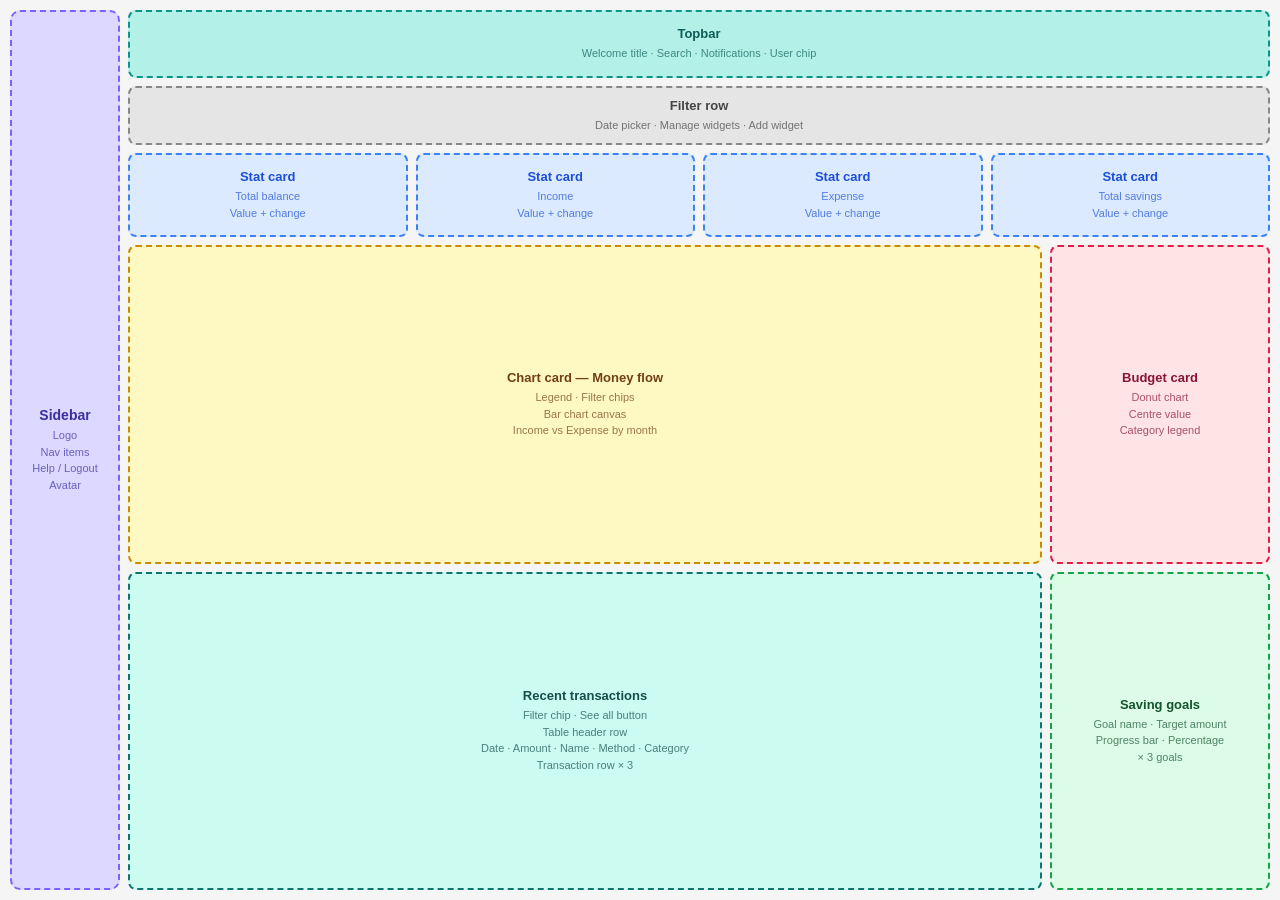
<file: test/index.html>
<!DOCTYPE html>
<html lang="en">
<head>
<meta charset="UTF-8">
<meta name="viewport" content="width=device-width, initial-scale=1.0">
<title>FinSet – Layout Wireframe</title>
<style>
  *, *::before, *::after { box-sizing: border-box; margin: 0; padding: 0; }

  body {
    font-family: sans-serif;
    background: #f5f5f5;
    display: flex;
    height: 100vh;
    overflow: hidden;
  }

  /* labels shared */
  .box {
    border-radius: 8px;
    display: flex;
    flex-direction: column;
    align-items: center;
    justify-content: center;
    text-align: center;
    padding: 10px;
  }
  .box-title {
    font-size: 13px;
    font-weight: 700;
    margin-bottom: 4px;
  }
  .box-sub {
    font-size: 11px;
    opacity: 0.7;
    line-height: 1.5;
  }

  /* ── SIDEBAR ── */
  .sidebar {
    width: 110px;
    flex-shrink: 0;
    background: #ddd8ff;
    border: 2px dashed #7b61ff;
    border-radius: 10px;
    margin: 10px 8px 10px 10px;
    display: flex;
    flex-direction: column;
    align-items: center;
    justify-content: center;
    text-align: center;
    padding: 12px 8px;
    color: #3a2fa0;
  }
  .sidebar .box-title { font-size: 14px; }
  .sidebar .box-sub   { font-size: 11px; }

  /* ── MAIN ── */
  .main {
    flex: 1;
    display: flex;
    flex-direction: column;
    gap: 8px;
    padding: 10px 10px 10px 0;
    overflow: hidden;
  }

  /* TOPBAR */
  .topbar {
    background: #b2f0e8;
    border: 2px dashed #0d9488;
    color: #0d5e58;
    border-radius: 8px;
    padding: 14px;
    flex-shrink: 0;
  }

  /* FILTER ROW */
  .filter-row {
    background: #e5e5e5;
    border: 2px dashed #888;
    color: #444;
    border-radius: 8px;
    padding: 10px;
    flex-shrink: 0;
  }

  /* STAT CARDS */
  .stat-grid {
    display: grid;
    grid-template-columns: repeat(4, 1fr);
    gap: 8px;
    flex-shrink: 0;
  }
  .stat-card {
    background: #dbeafe;
    border: 2px dashed #3b82f6;
    color: #1d4ed8;
    border-radius: 8px;
    padding: 14px 10px;
  }

  /* MID ROW */
  .mid-row {
    display: grid;
    grid-template-columns: 1fr 220px;
    gap: 8px;
    flex: 1;
    min-height: 0;
  }
  .chart-card {
    background: #fef9c3;
    border: 2px dashed #ca8a04;
    color: #713f12;
    border-radius: 8px;
    padding: 14px;
  }
  .budget-card {
    background: #ffe4e6;
    border: 2px dashed #e11d48;
    color: #881337;
    border-radius: 8px;
    padding: 14px;
  }

  /* BOTTOM ROW */
  .bottom-row {
    display: grid;
    grid-template-columns: 1fr 220px;
    gap: 8px;
    flex: 1;
    min-height: 0;
  }
  .transactions-card {
    background: #ccfbf1;
    border: 2px dashed #0f766e;
    color: #134e4a;
    border-radius: 8px;
    padding: 14px;
  }
  .goals-card {
    background: #dcfce7;
    border: 2px dashed #16a34a;
    color: #14532d;
    border-radius: 8px;
    padding: 14px;
  }
</style>
</head>
<body>

  <!-- SIDEBAR -->
  <div class="sidebar box">
    <div class="box-title">Sidebar</div>
    <div class="box-sub">
      Logo<br>
      Nav items<br>
      Help / Logout<br>
      Avatar
    </div>
  </div>

  <!-- MAIN AREA -->
  <div class="main">

    <!-- TOPBAR -->
    <div class="topbar box">
      <div class="box-title">Topbar</div>
      <div class="box-sub">Welcome title · Search · Notifications · User chip</div>
    </div>

    <!-- FILTER ROW -->
    <div class="filter-row box">
      <div class="box-title">Filter row</div>
      <div class="box-sub">Date picker · Manage widgets · Add widget</div>
    </div>

    <!-- STAT CARDS -->
    <div class="stat-grid">
      <div class="stat-card box">
        <div class="box-title">Stat card</div>
        <div class="box-sub">Total balance<br>Value + change</div>
      </div>
      <div class="stat-card box">
        <div class="box-title">Stat card</div>
        <div class="box-sub">Income<br>Value + change</div>
      </div>
      <div class="stat-card box">
        <div class="box-title">Stat card</div>
        <div class="box-sub">Expense<br>Value + change</div>
      </div>
      <div class="stat-card box">
        <div class="box-title">Stat card</div>
        <div class="box-sub">Total savings<br>Value + change</div>
      </div>
    </div>

    <!-- MID ROW -->
    <div class="mid-row">
      <div class="chart-card box">
        <div class="box-title">Chart card — Money flow</div>
        <div class="box-sub">Legend · Filter chips<br>Bar chart canvas<br>Income vs Expense by month</div>
      </div>
      <div class="budget-card box">
        <div class="box-title">Budget card</div>
        <div class="box-sub">Donut chart<br>Centre value<br>Category legend</div>
      </div>
    </div>

    <!-- BOTTOM ROW -->
    <div class="bottom-row">
      <div class="transactions-card box">
        <div class="box-title">Recent transactions</div>
        <div class="box-sub">Filter chip · See all button<br>Table header row<br>Date · Amount · Name · Method · Category<br>Transaction row × 3</div>
      </div>
      <div class="goals-card box">
        <div class="box-title">Saving goals</div>
        <div class="box-sub">Goal name · Target amount<br>Progress bar · Percentage<br>× 3 goals</div>
      </div>
    </div>

  </div><!-- /main -->

</body>
</html>
</file>
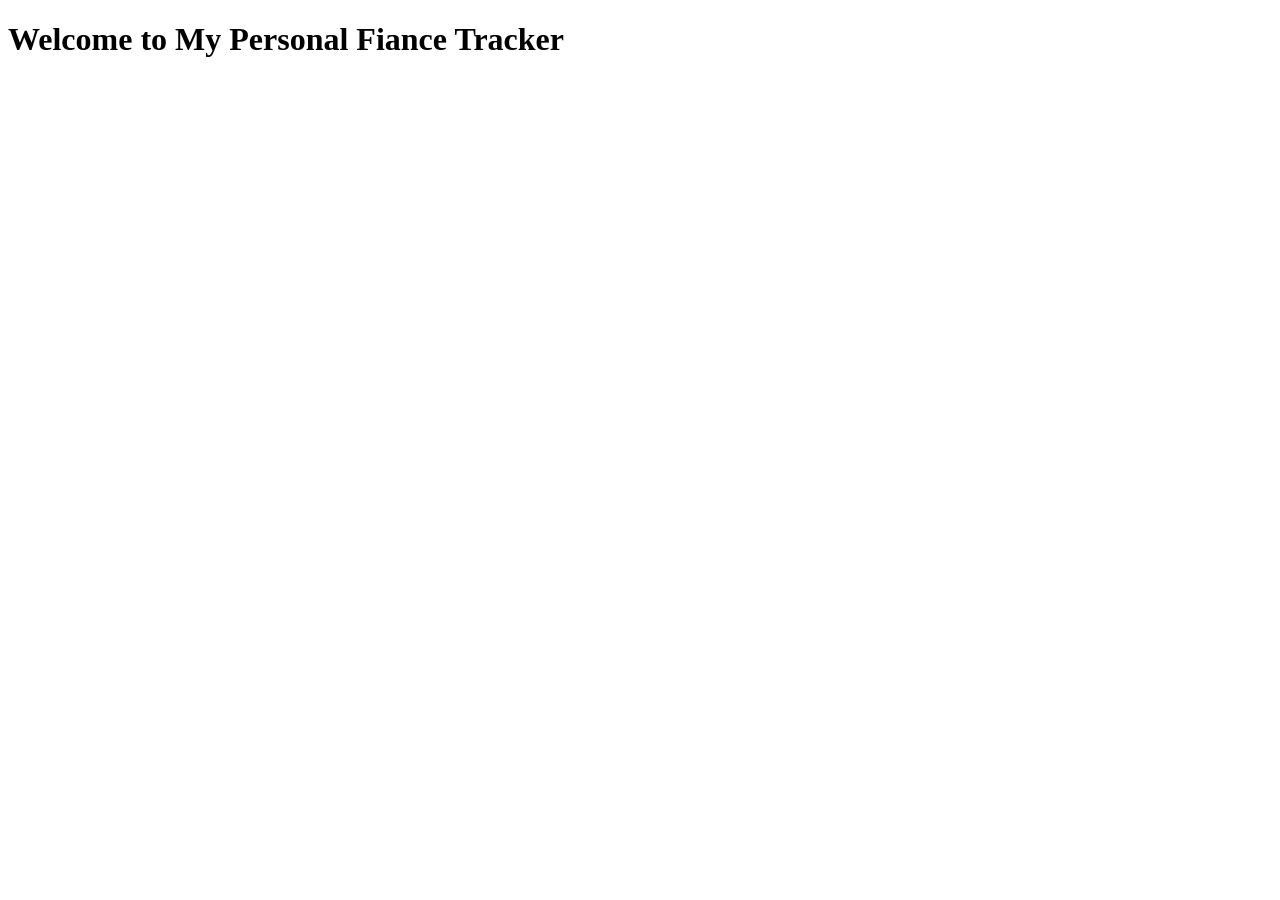
<file: index.html.html>
<!DOCTYPE html>
<html lang="en">
<head>
    <meta charset="UTF-8">
    <meta name="viewport" content="width=device-width, initial-scale=1.0">
    <title>Personal Finance Tracker</title>
</head>
<body>
    <h1>Welcome to My Personal Fiance Tracker</h1>
    
</body>
</html>
</file>
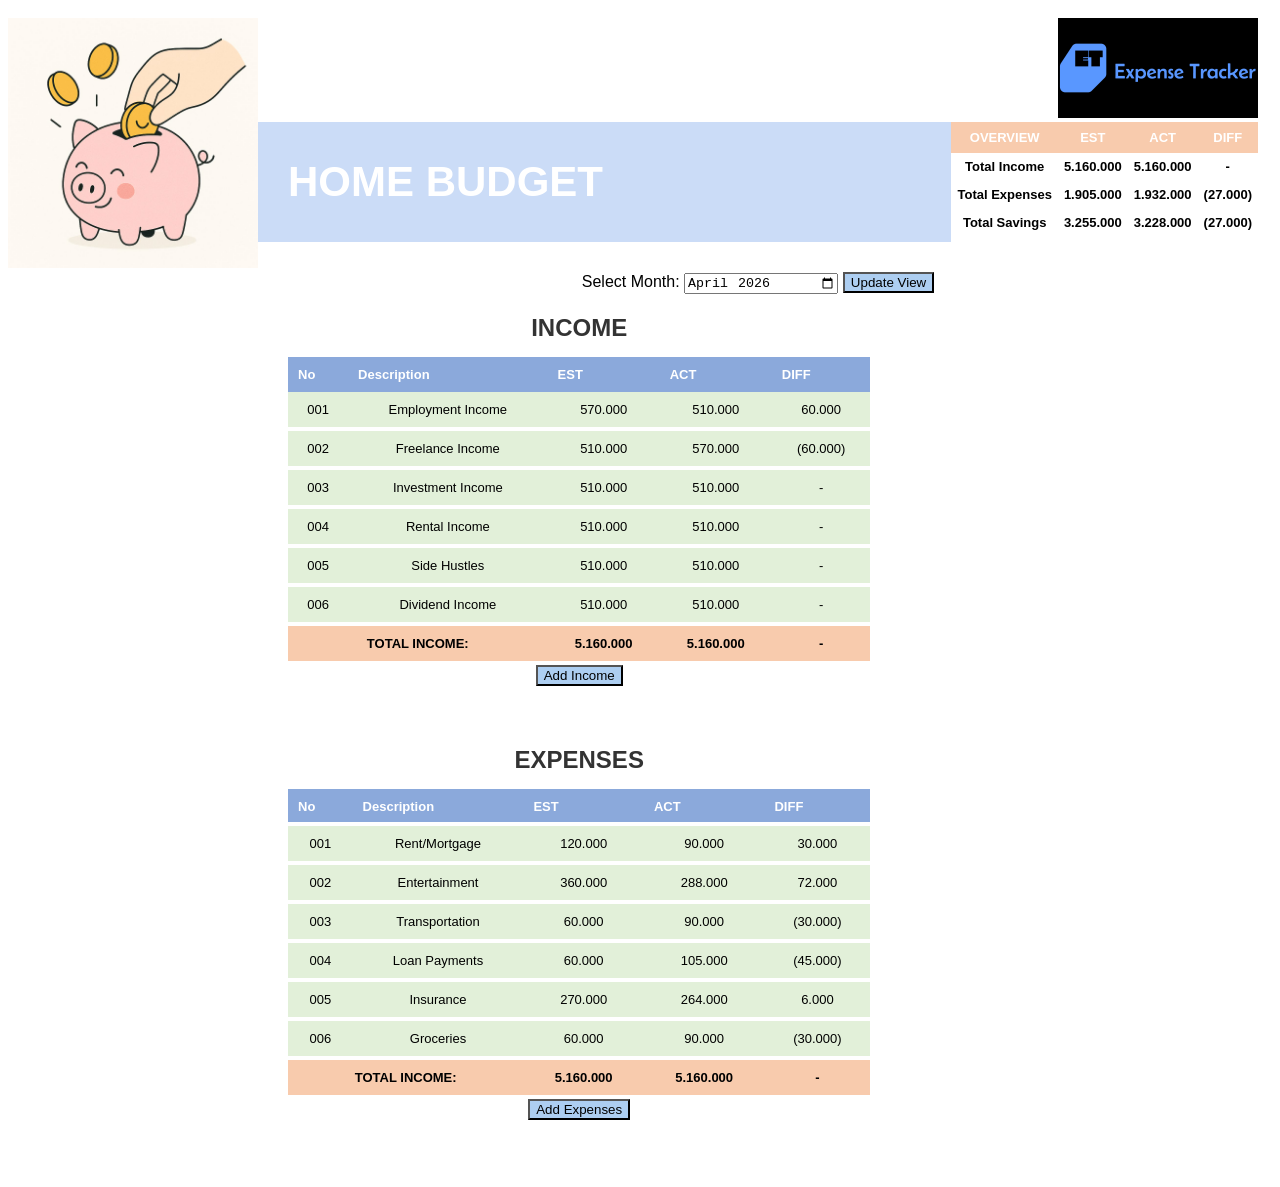
<file: assets/HOME.html>
<!DOCTYPE html>
<!-- saved from url=(0037)http://127.0.0.1:5500/pages/home.html -->
<html lang="en"><head><meta http-equiv="Content-Type" content="text/html; charset=UTF-8">
    
    <meta name="viewport" content="width=device-width, initial-scale=1.0">
    <title>HOME</title>
    <link rel="stylesheet" href="./HOME_files/home.css">
    </head><body><section id="HomeBudget">
       <div class="left">
        <img src="./HOME_files/b56387d5864cd9295681272ca840672d.jpg">
        </div>
        <div class="right">
        <div id="box"> <div class="logo">
            <img src="./HOME_files/high-resolution-color-logo.png" alt=""></div>

        </div>
        <div class="center">
        </div>
        <div class="dashboard">
            <!-- Top Header Section -->
            <header class="top-banner">
                <div class="title-box">HOME BUDGET</div>
                <div class="overview-box">
                    <table class="overview-table">
                        <thead>
                            <tr>
                                <th>OVERVIEW</th>
                                <th>EST</th>
                                <th>ACT</th>
                                <th>DIFF</th>
                            </tr>
                        </thead>
                         <tbody>
                            <tr><td>Total Income</td><td>5.160.000</td><td>5.160.000</td><td>-</td></tr>
                    <tr><td>Total Expenses</td><td>1.905.000</td><td>1.932.000</td><td>(27.000)</td></tr>
                    <tr class="savings-row"><td>Total Savings</td><td>3.255.000</td><td>3.228.000</td><td>(27.000)</td></tr>
                </tbody>
                </table>
                </div>
                </header>
<!-- 2. ADD THIS PART HERE (The Time Picker) -->
    <div class="period-picker-container">
        <label for="budget-period">Select Month:</label>
        <input type="month" id="budget-period" name="budget-period" value="2026-04">
        <button class="btn-update">Update View</button>
    </div>

                <!-- Income Section -->
                 <section class="budget-section">
                    <div class="table-container">
                        <h2>INCOME</h2>
                        <table class="main-table">
                            <thead>
                                <tr>
                                    <th>No</th>
                        <th>Description</th>
                        <th>EST</th>
                        <th>ACT</th>
                        <th>DIFF</th>
                    </tr>

                            </thead>
                            <tbody>
                            <tr><td>001</td><td>Employment Income</td><td>570.000</td><td>510.000</td><td>60.000</td></tr>
                    <tr><td>002</td><td>Freelance Income</td><td>510.000</td><td>570.000</td><td>(60.000)</td></tr>
                    <tr><td>003</td><td>Investment Income</td><td>510.000</td><td>510.000</td><td>-</td></tr>
                    <tr><td>004</td><td>Rental Income</td><td>510.000</td><td>510.000</td><td>-</td></tr>
                    <tr><td>005</td><td>Side Hustles</td><td>510.000</td><td>510.000</td><td>-</td></tr>
                    <tr><td>006</td><td>Dividend Income</td><td>510.000</td><td>510.000</td><td>-</td></tr>
                    <tr class="total-footer">
                        <td colspan="2">TOTAL INCOME:</td>
                        <td>5.160.000</td><td>5.160.000</td><td>-</td>
                    </tr>
                    </tbody>
                </table>
                <button>Add Income</button>
            </div> 
            <div class="chart-container">
                <canvas id="incomeChart"></canvas>
            </div>
        </section>

        <!-- Expenses Section -->
         <section class="budget-section">
            <div class="table-container">
                <h2>EXPENSES</h2>
                <table class="main-table">
                    <thead>
                        <tr>
                            <th>No</th>
                        <th>Description</th>
                        <th>EST</th>
                        <th>ACT</th>
                        <th>DIFF</th>
                        </tr>
                    </thead>
                    <tbody>
 <tr></tr><tr><td>001</td><td>Rent/Mortgage</td><td>120.000</td><td>90.000</td><td>30.000</td></tr>
                    <tr><td>002</td><td>Entertainment</td><td>360.000</td><td>288.000</td><td>72.000</td></tr>
                    <tr><td>003</td><td>Transportation</td><td>60.000</td><td>90.000</td><td>(30.000)</td></tr>
                    <tr><td>004</td><td>Loan Payments</td><td>60.000</td><td>105.000</td><td>(45.000)</td></tr>
                    <tr><td>005</td><td>Insurance</td><td>270.000</td><td>264.000</td><td>6.000</td></tr>
                    <tr><td>006</td><td>Groceries</td><td>60.000</td><td>90.000</td><td>(30.000)</td></tr>
                    <tr class="total-footer">
                        <td colspan="2">TOTAL INCOME:</td>
                        <td>5.160.000</td><td>5.160.000</td><td>-</td>
                    </tr>
                    </tbody>
                </table>
                <button>Add Expenses</button>
            </div>
            <div class="chart-container">
                <canvas id="expenseChart"></canvas>
            </div>
        </section>
        </div>
                         
                    

                </div>
                <div class="chart-container">
                    <canvas id="incomeChart"></canvas>
                 </div>
 </section></body></html>
</file>
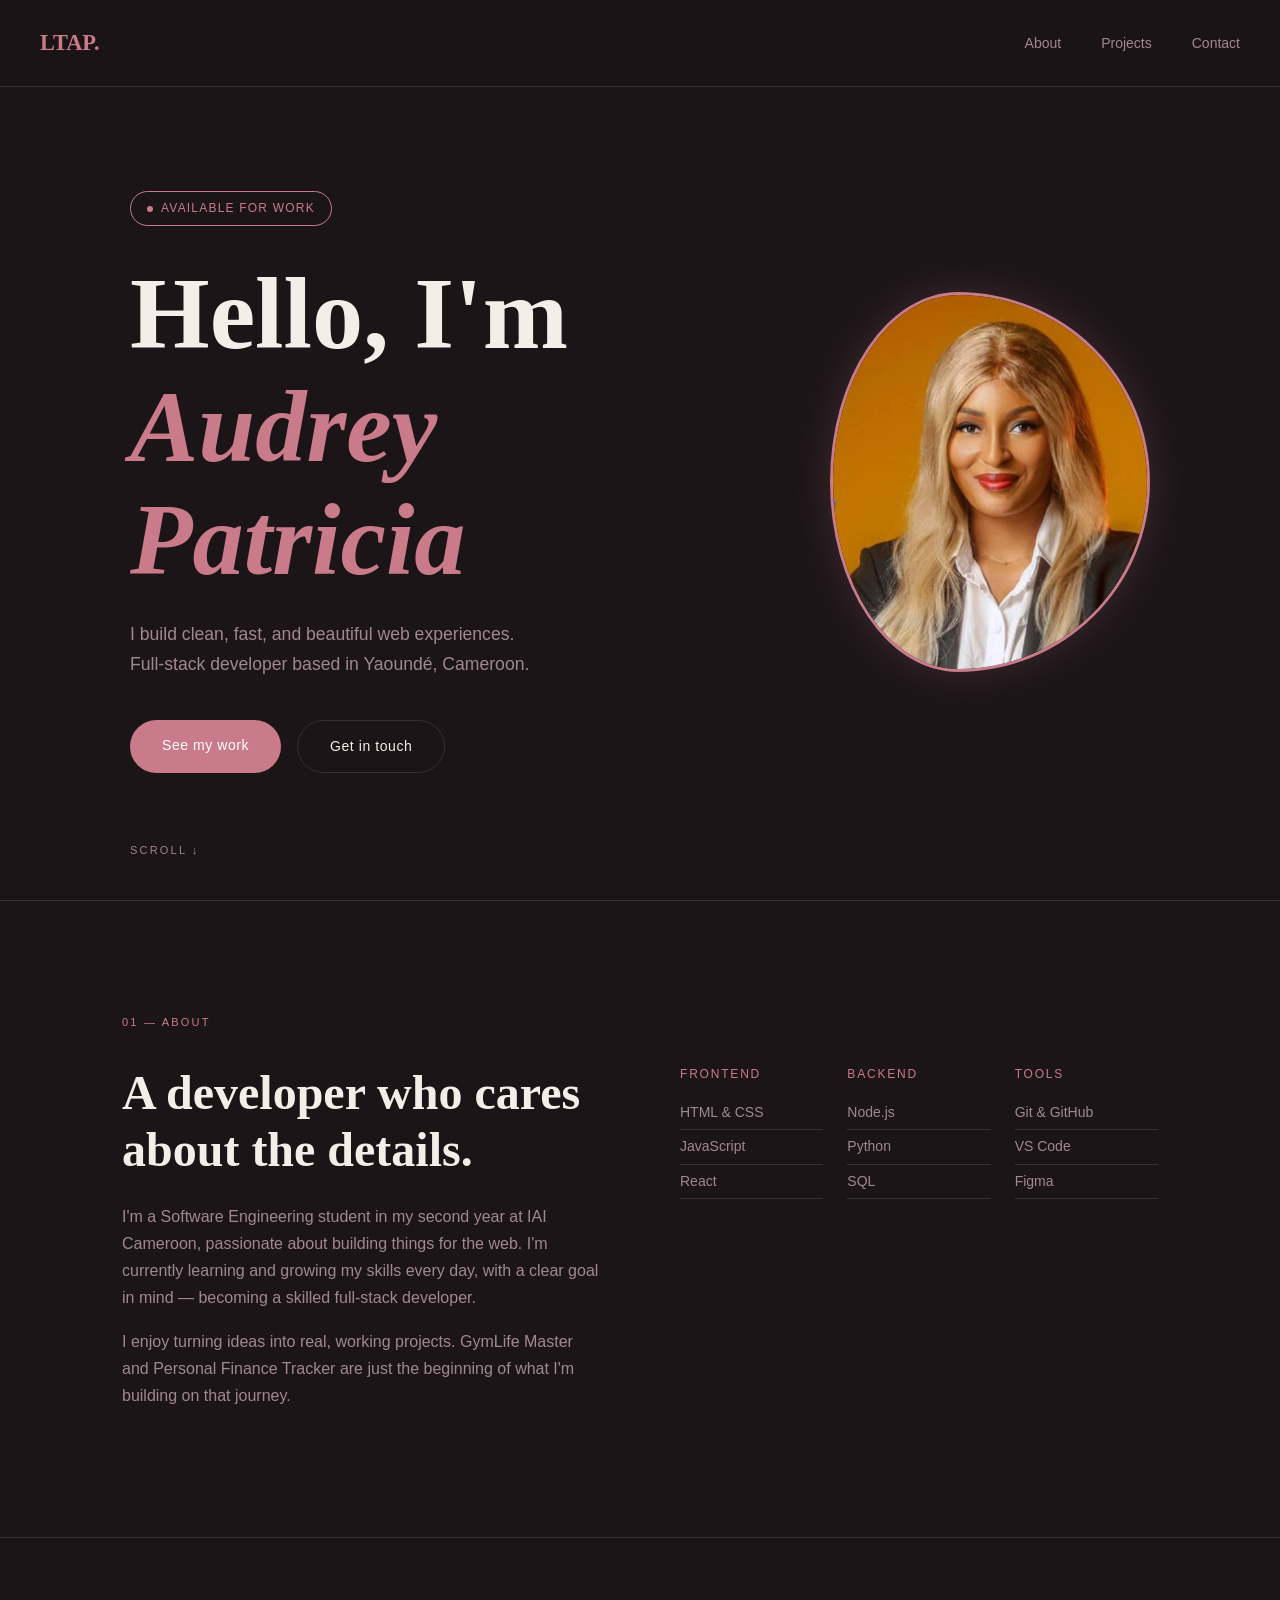
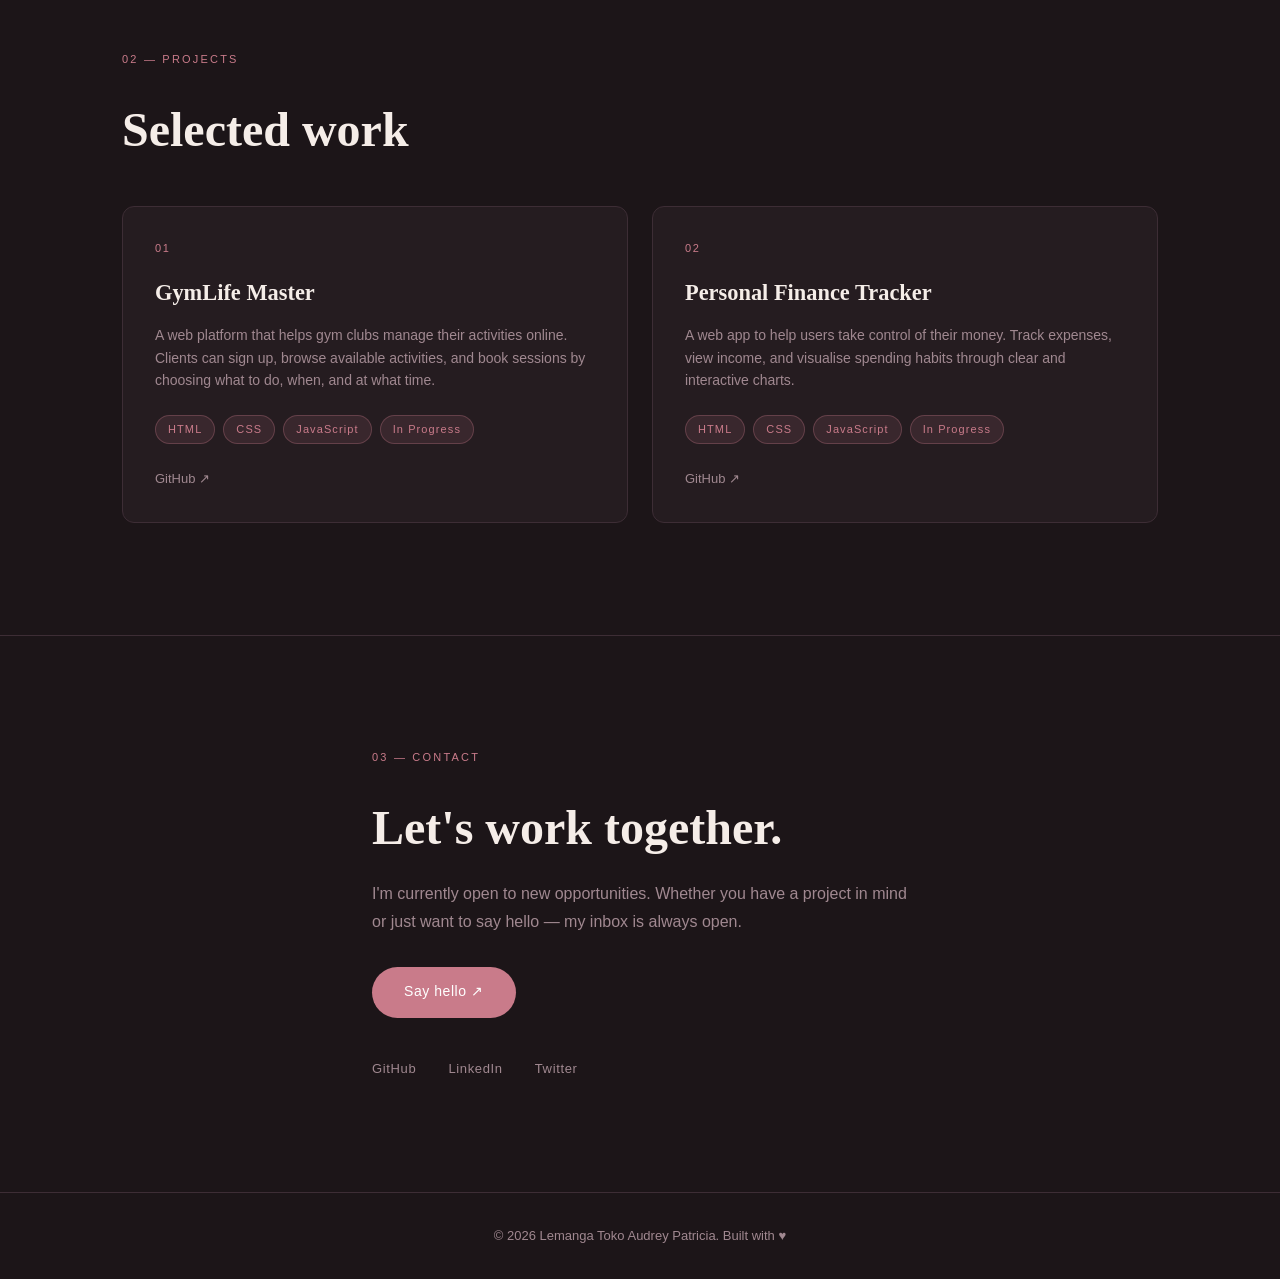
<file: assets/Lemanga Toko Audrey Patricia — Portfolio.html>
<!DOCTYPE html>
<!-- saved from url=(0032)http://127.0.0.1:5500/index.html -->
<html lang="en"><head><meta http-equiv="Content-Type" content="text/html; charset=UTF-8">
  
  <meta name="viewport" content="width=device-width, initial-scale=1.0">
  <title>Lemanga Toko Audrey Patricia — Portfolio</title>
  <link rel="preconnect" href="https://fonts.googleapis.com/">
  <link href="./Lemanga Toko Audrey Patricia — Portfolio_files/css2" rel="stylesheet">
  <link rel="stylesheet" href="./Lemanga Toko Audrey Patricia — Portfolio_files/style.css">
<!-- Code injected by live-server -->
<script>
	// <![CDATA[  <-- For SVG support
	if ('WebSocket' in window) {
		(function () {
			function refreshCSS() {
				var sheets = [].slice.call(document.getElementsByTagName("link"));
				var head = document.getElementsByTagName("head")[0];
				for (var i = 0; i < sheets.length; ++i) {
					var elem = sheets[i];
					var parent = elem.parentElement || head;
					parent.removeChild(elem);
					var rel = elem.rel;
					if (elem.href && typeof rel != "string" || rel.length == 0 || rel.toLowerCase() == "stylesheet") {
						var url = elem.href.replace(/(&|\?)_cacheOverride=\d+/, '');
						elem.href = url + (url.indexOf('?') >= 0 ? '&' : '?') + '_cacheOverride=' + (new Date().valueOf());
					}
					parent.appendChild(elem);
				}
			}
			var protocol = window.location.protocol === 'http:' ? 'ws://' : 'wss://';
			var address = protocol + window.location.host + window.location.pathname + '/ws';
			var socket = new WebSocket(address);
			socket.onmessage = function (msg) {
				if (msg.data == 'reload') window.location.reload();
				else if (msg.data == 'refreshcss') refreshCSS();
			};
			if (sessionStorage && !sessionStorage.getItem('IsThisFirstTime_Log_From_LiveServer')) {
				console.log('Live reload enabled.');
				sessionStorage.setItem('IsThisFirstTime_Log_From_LiveServer', true);
			}
		})();
	}
	else {
		console.error('Upgrade your browser. This Browser is NOT supported WebSocket for Live-Reloading.');
	}
	// ]]>
</script>
</head>
<body>

  <!-- ── NAV ── -->
  <nav class="nav">
    <span class="nav-logo">LTAP.</span>
    <ul class="nav-links">
      <li><a href="http://127.0.0.1:5500/index.html#about">About</a></li>
      <li><a href="http://127.0.0.1:5500/index.html#projects">Projects</a></li>
      <li><a href="http://127.0.0.1:5500/index.html#contact">Contact</a></li>
    </ul>
  </nav>

  <!-- ── HERO ── -->
  <section class="hero" id="home">
    <div class="hero-inner">
      <div class="hero-content">
        <div class="hero-tag">Available for work</div>
        <h1 class="hero-title">
          Hello, I'm<br>
          <em>Audrey Patricia</em>
        </h1>
        <p class="hero-sub">
          I build clean, fast, and beautiful web experiences.<br>
          Full-stack developer based in Yaoundé, Cameroon.
        </p>
        <div class="hero-cta">
          <a href="http://127.0.0.1:5500/index.html#projects" class="btn btn-primary">See my work</a>
          <a href="http://127.0.0.1:5500/index.html#contact" class="btn btn-ghost">Get in touch</a>
        </div>
      </div>
      <div class="hero-image">
        <img src="./Lemanga Toko Audrey Patricia — Portfolio_files/profile.jpg" alt="Audrey Patricia">
      </div>
    </div>
    <div class="hero-scroll">scroll ↓</div>
  </section>

  <!-- ── ABOUT ── -->
  <section class="about" id="about">
    <div class="container">
      <div class="section-label">01 — About</div>
      <div class="about-grid">
        <div class="about-text">
          <h2>A developer who cares<br>about the details.</h2>
          <p>I'm a Software Engineering student in my second year at IAI Cameroon, passionate about building things for the web. I'm currently learning and growing my skills every day, with a clear goal in mind — becoming a skilled full-stack developer.</p>
          <p>I enjoy turning ideas into real, working projects. GymLife Master and Personal Finance Tracker are just the beginning of what I'm building on that journey.</p>
        </div>
        <div class="about-skills">
          <div class="skill-group">
            <h4>Frontend</h4>
            <ul>
              <li>HTML &amp; CSS</li>
              <li>JavaScript</li>
              <li>React</li>
            </ul>
          </div>
          <div class="skill-group">
            <h4>Backend</h4>
            <ul>
              <li>Node.js</li>
              <li>Python</li>
              <li>SQL</li>
            </ul>
          </div>
          <div class="skill-group">
            <h4>Tools</h4>
            <ul>
              <li>Git &amp; GitHub</li>
              <li>VS Code</li>
              <li>Figma</li>
            </ul>
          </div>
        </div>
      </div>
    </div>
  </section>

  <!-- ── PROJECTS ── -->
  <section class="projects" id="projects">
    <div class="container">
      <div class="section-label">02 — Projects</div>
      <h2>Selected work</h2>
      <div class="projects-grid">

        <article class="card">
          <div class="card-num">01</div>
          <h3>GymLife Master</h3>
          <p>A web platform that helps gym clubs manage their activities online. Clients can sign up, browse available activities, and book sessions by choosing what to do, when, and at what time.</p>
          <div class="card-tags">
            <span>HTML</span><span>CSS</span><span>JavaScript</span><span>In Progress</span>
          </div>
          <div class="card-links">
            <a href="https://github.com/patriciatoko08/gymlife-master" target="_blank">GitHub ↗</a>
          </div>
        </article>

        <article class="card">
          <div class="card-num">02</div>
          <h3>Personal Finance Tracker</h3>
          <p>A web app to help users take control of their money. Track expenses, view income, and visualise spending habits through clear and interactive charts.</p>
          <div class="card-tags">
            <span>HTML</span><span>CSS</span><span>JavaScript</span><span>In Progress</span>
          </div>
          <div class="card-links">
            <a href="https://github.com/patriciatoko08/personal-finance-tracker" target="_blank">GitHub ↗</a>
          </div>
        </article>



      </div>
    </div>
  </section>

  <!-- ── CONTACT ── -->
  <section class="contact" id="contact">
    <div class="container contact-inner">
      <div class="section-label">03 — Contact</div>
      <h2>Let's work together.</h2>
      <p>I'm currently open to new opportunities. Whether you have a project in mind or just want to say hello — my inbox is always open.</p>
      <a href="http://127.0.0.1:5500/cdn-cgi/l/email-protection#fd8d9c898f949e949c89929692cdc5bd9a909c9491d39e9290" class="btn btn-primary">Say hello ↗</a>
      <div class="social-links">
        <a href="https://github.com/patriciatoko08" target="_blank">GitHub</a>
        <a href="https://linkedin.com/in/audrey-patricia-lemanga-toko" target="_blank">LinkedIn</a>
        <a href="https://twitter.com/yourusername" target="_blank">Twitter</a>
      </div>
    </div>
  </section>

  <!-- ── FOOTER ── -->
  <footer class="footer">
    <span>© 2026 Lemanga Toko Audrey Patricia. Built with ♥</span></footer></body></html>
</file>
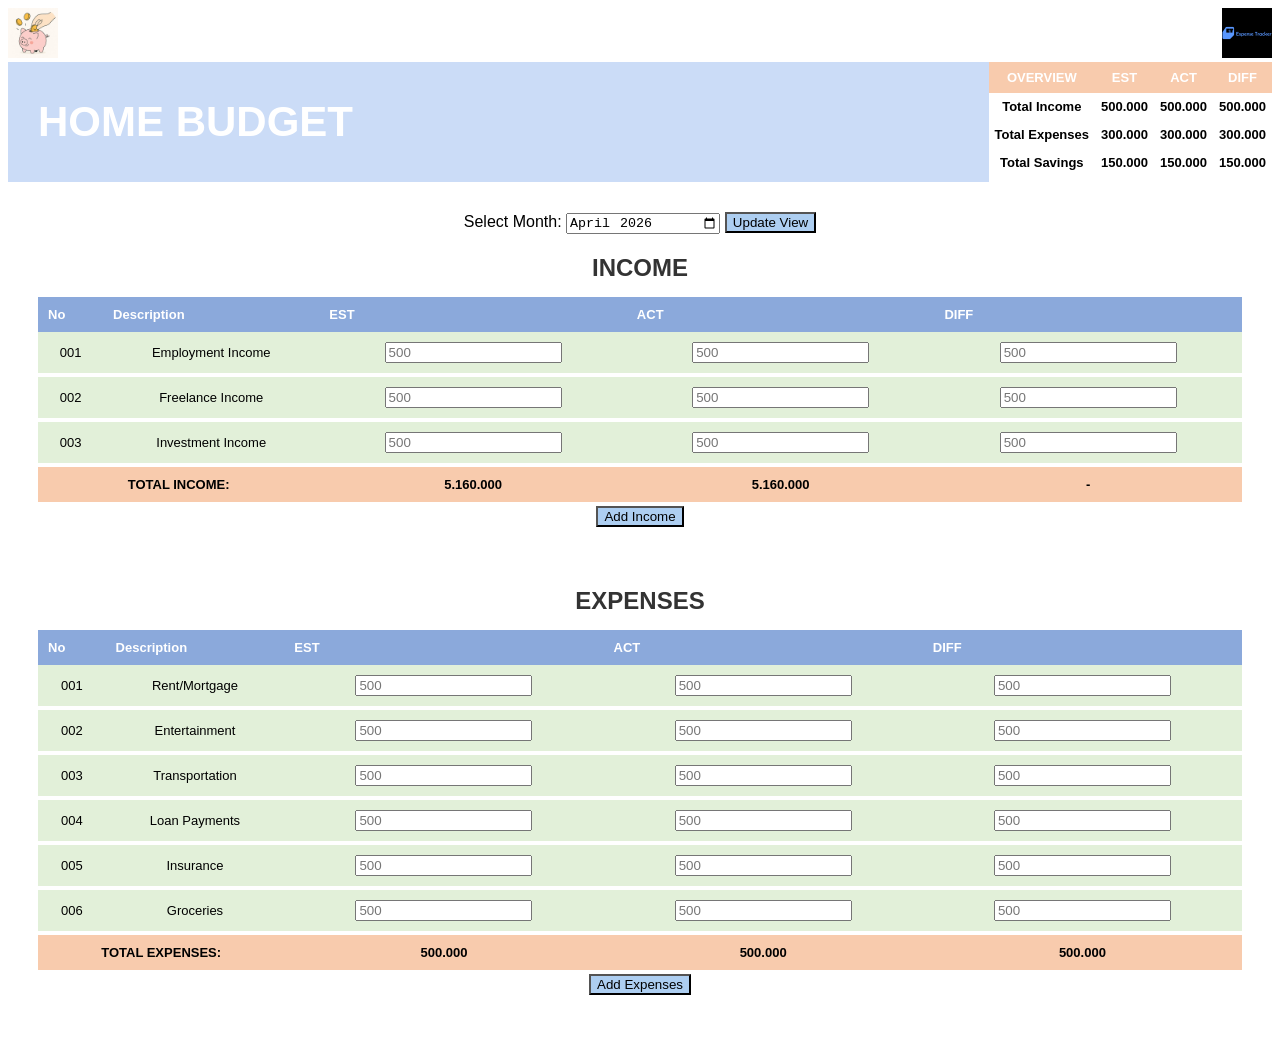
<file: pages/home.html>
<!DOCTYPE html>
<html lang="en">
<head>
    <meta charset="UTF-8">
    <meta name="viewport" content="width=device-width, initial-scale=1.0">
    <title>HOME BUDGET</title>
   <link rel="stylesheet" href="/style/home.css">
</head>
<body>

<section id="HomeBudget">

    <!-- RIGHT PANEL -->

        <!-- Logo -->
        <div id="box">
            <div class="logo">
                <img src="/assets/b56387d5864cd9295681272ca840672d.jpg" alt="Logo">
            </div>
            <div class="logo">
                <img src="/assets/high-resolution-color-logo.png" alt="Logo">
            </div>
        </div>

        <!-- HEADER -->
        <header class="top-banner">
            <div class="title-box">HOME BUDGET</div>
            <div class="overview-box">
                <table class="overview-table">
                    <thead>
                        <tr>
                            <th>OVERVIEW</th>
                            <th>EST</th>
                            <th>ACT</th>
                            <th>DIFF</th>
                        </tr>
                    </thead>
                    <tbody>
                        <tr><td>Total Income</td><td>500.000<td>500.000</td><td>500.000</td></tr>
                        <tr><td>Total Expenses</td><td>300.000</td><td>300.000</td><td>300.000</td></tr>
                        <tr class="savings-row"><td>Total Savings</td><td>150.000</td><td>150.000</td><td>150.000</td></tr>
                    </tbody>
                </table>
            </div>
        </header>

        <!-- MONTH PICKER -->
        <div class="period-picker-container">
            <label for="budget-period">Select Month:</label>
            <input type="month" id="budget-period" name="budget-period" value="2026-04">
            <button class="btn-update">Update View</button>
        </div>

        <!-- INCOME SECTION -->
        <section class="budget-section">
            <div class="table-container">
                <h2>INCOME</h2>
                <table class="main-table">
                    <thead>
                        <tr>
                            <th>No</th>
                            <th>Description</th>
                            <th>EST</th>
                            <th>ACT</th>
                            <th>DIFF</th>
                        </tr>
                    </thead>
                    <tbody>
                        <tr><td>001</td><td>Employment Income</td><td><input type="number" placeholder="500"></td><td><input type="number" placeholder="500"></td><td><input type="number" placeholder="500"></td></tr>
                        <tr><td>002</td><td>Freelance Income</td><td><input type="number" placeholder="500"></td><td><input type="number" placeholder="500"></td><td><input type="number" placeholder="500"></td></tr>
                        <tr><td>003</td><td>Investment Income</td><td><input type="number" placeholder="500"></td><td><input type="number" placeholder="500"></td><td><input type="number" placeholder="500"></td></tr>
                        <tr class="total-footer">
                            <td colspan="2">TOTAL INCOME:</td><td>5.160.000</td><td>5.160.000</td><td>-</td>
                        </tr>
                    </tbody>
                </table>
                <button>Add Income</button>
            </div>
        </section>

        <!-- EXPENSES SECTION -->
        <section class="budget-section">
            <div class="table-container">
                <h2>EXPENSES</h2>
                <table class="main-table">
                    <thead>
                        <tr>
                            <th>No</th>
                            <th>Description</th>
                            <th>EST</th>
                            <th>ACT</th>
                            <th>DIFF</th>
                        </tr>
                    </thead>
                    <tbody>
                        <tr><td>001</td><td>Rent/Mortgage</td><td><input type="number" placeholder="500"></td><td><input type="number" placeholder="500"></td><td><input type="number" placeholder="500"></td></tr>
                        <tr><td>002</td><td>Entertainment</td><td><input type="number" placeholder="500"></td><td><input type="number" placeholder="500"></td><td><input type="number" placeholder="500"></td></tr>
                        <tr><td>003</td><td>Transportation</td><td><input type="number" placeholder="500"></td><td><input type="number" placeholder="500"></td><td><input type="number" placeholder="500"></td></tr>
                        <tr><td>004</td><td>Loan Payments</td><td><input type="number" placeholder="500"></td><td><input type="number" placeholder="500"></td><td><input type="number" placeholder="500"></td></tr>
                        <tr><td>005</td><td>Insurance</td><td><input type="number" placeholder="500"></td><td><input type="number" placeholder="500"></td><td><input type="number" placeholder="500"></td></tr>
                        <tr><td>006</td><td>Groceries</td><td><input type="number" placeholder="500"></td><td><input type="number" placeholder="500"></td><td><input type="number" placeholder="500"></td></tr>
                        <tr class="total-footer">
                            <td colspan="2">TOTAL EXPENSES:</td><td>500.000</td><td>500.000</td><td>500.000</td>
                        </tr>
                    </tbody>
                </table>
                <button>Add Expenses</button>
            </div>
        </section>


</section>

</body>
</html>
</file>
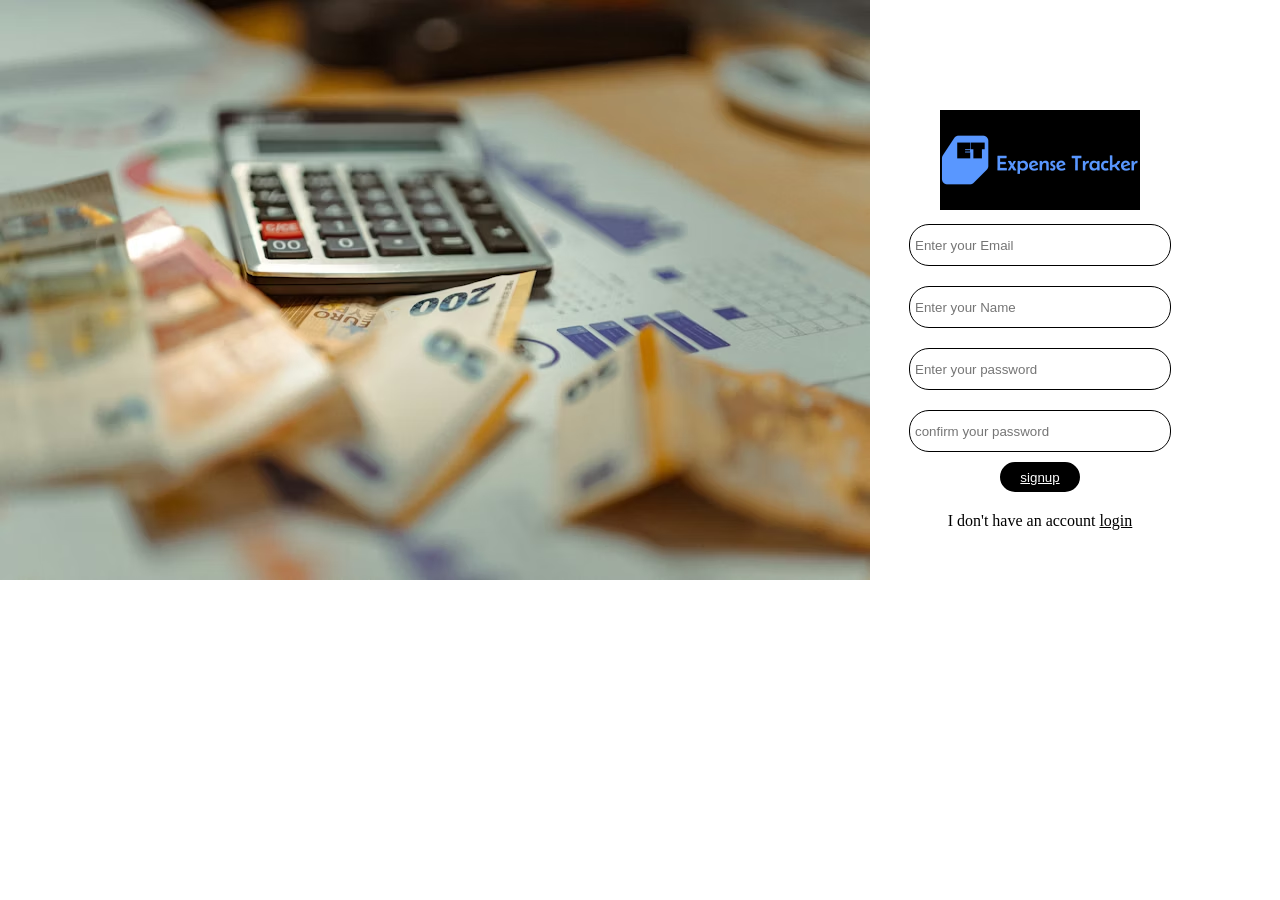
<file: pages/signup.html>
<!DOCTYPE html>
<html lang="en">
<head>
    <meta charset="UTF-8">
    <meta name="viewport" content="width=device-width, initial-scale=1.0">
    <title>Sign Up</title>
   <link rel="stylesheet" href="/style/signup.css">
<body>

<section id="Login">
        <div class="left">
            <img src="/assets/image.png"
                alt="image illustrating expenses">
        </div>
        <div class="right">
            <div id="box">
                <div class="logo">
                    <img src="/assets/high-resolution-color-logo.png"
                        alt="">
                </div>
                <form action="">
                    <input type="email" placeholder="Enter your Email">
                    <input type="name" placeholder="Enter your Name">
                    <input type="password" placeholder="Enter your password">
                    <input type="password" placeholder="confirm your password">
                    
                    <button><a href="home.html">signup</a></button>
                 
                </form>
                <p class="account">I don't have an account <a href="login.html">login</a></p>
            </div>
        </div>
    </section>

</body>
</html>
</file>
<file: assets/HOME_files/home.css>
body{
    background-color:linear-gradient(135deg, #667eea, #764ba2);
    text-align: center;
    font-family: Arial, sans-serif;

}
#HomeBudget{
    display: flex;
    justify-content: space-between;
   
}
.left img{
height: 250px;
width:15Opx;
margin-bottom: 10px;
margin-top: 10px;

}
.right img{
    height: 100px;
    width: 200px;
    object-fit: cover;
    padding-top: 10px;
    padding-left: 800px;
}
.dashboard{
    width: 1000px;
    background: white;
    padding-bottom: 20px;
}

#login{
    justify-content: flex;
    flex-direction: row;
    align-content: flex-start;
    display: flex;
}
.top-banner{
    display: flex;
    height: 120px;
    margin-bottom: 30px;
}
.title-box{
    flex: 1.2;
    background-color: var(--bg-blue);
    color: white;
    font-size: 42px;
    font-weight: bold;
    display: flex;
    align-items: center;
    padding-left: 30px;
}
.overview-table, .main-table{
    width: 100%;
    border-collapse: collapse;
    font-size: 13px;
}
.overview-table th{ background-color: var(--accent-pink); color: white; padding: 8px;}
.overview-table td { padding: 6px; font-weight: bold; border-bottom: 1px solid white; }

.main-table thead th { background-color: var(--header-blue); color: white; padding: 10px; text-align: left; }
.main-table tbody tr { background-color: var(--row-green); border-bottom: 4px solid white; }
.main-table td { padding: 10px; }

.total-footer { background-color: var(--accent-pink) !important; font-weight: bold; }

.budget-section { display: flex; padding: 0 30px 40px 30px; gap: 30px; }
.table-container { flex: 1.6; }
.chart-container { flex: 0.9; }

h2 { color: #333; margin-bottom: 15px; }
:root {
    --bg-blue: #cbdcf7;
    --header-blue: #8ba9db;
    --row-green: #e2f0d9;
    --accent-pink: #f8cbad;
}
button{
    background-color: #76ade898;
}
button:hover{
    background-color: white;
}
</file>
<file: assets/Lemanga Toko Audrey Patricia — Portfolio_files/style.css>
/* ── Reset & Variables ── */
*, *::before, *::after { box-sizing: border-box; margin: 0; padding: 0; }

:root {
  --bg:       #1c1518;
  --surface:  #251c20;
  --border:   #3d2d35;
  --text:     #f5ede8;
  --muted:    #a08890;
  --accent:   #c97b8a;
  --accent2:  #e8a0b0;
  --font-display: 'Playfair Display', Georgia, serif;
  --font-body:    'DM Sans', sans-serif;
  --max-w: 1100px;
  --radius: 12px;
}

html { scroll-behavior: smooth; }

body {
  background: var(--bg);
  color: var(--text);
  font-family: var(--font-body);
  font-size: 16px;
  line-height: 1.7;
  font-weight: 300;
}

a { color: inherit; text-decoration: none; }
ul { list-style: none; }

/* ── Utility ── */
.container {
  max-width: var(--max-w);
  margin: 0 auto;
  padding: 0 2rem;
}

.section-label {
  font-size: 11px;
  letter-spacing: 0.2em;
  text-transform: uppercase;
  color: var(--accent);
  margin-bottom: 2rem;
  font-weight: 500;
}

h2 {
  font-family: var(--font-display);
  font-size: clamp(2rem, 4vw, 3rem);
  font-weight: 700;
  line-height: 1.2;
  margin-bottom: 1.5rem;
  color: var(--text);
}

/* ── Buttons ── */
.btn {
  display: inline-block;
  padding: 0.85rem 2rem;
  border-radius: 40px;
  font-size: 14px;
  font-weight: 500;
  letter-spacing: 0.04em;
  transition: all 0.25s ease;
  cursor: pointer;
}
.btn-primary {
  background: var(--accent);
  color: #ffffff;
}
.btn-primary:hover {
  background: var(--accent2);
  transform: translateY(-2px);
}
.btn-ghost {
  border: 1px solid var(--border);
  color: var(--text);
}
.btn-ghost:hover {
  border-color: var(--accent);
  color: var(--accent);
}

/* ── Nav ── */
.nav {
  position: fixed;
  top: 0; left: 0; right: 0;
  z-index: 100;
  display: flex;
  align-items: center;
  justify-content: space-between;
  padding: 1.5rem 2.5rem;
  background: rgba(28,21,24,0.85);
  backdrop-filter: blur(12px);
  border-bottom: 1px solid var(--border);
}
.nav-logo {
  font-family: var(--font-display);
  font-size: 1.4rem;
  font-weight: 700;
  color: var(--accent);
}
.nav-links {
  display: flex;
  gap: 2.5rem;
}
.nav-links a {
  font-size: 14px;
  color: var(--muted);
  transition: color 0.2s;
  font-weight: 400;
}
.nav-links a:hover { color: var(--text); }

/* ── Hero ── */
.hero {
  min-height: 100vh;
  display: flex;
  flex-direction: column;
  justify-content: center;
  padding: 8rem 2.5rem 4rem;
  max-width: var(--max-w);
  margin: 0 auto;
  position: relative;
}
.hero-inner {
  display: flex;
  align-items: center;
  justify-content: space-between;
  gap: 4rem;
}
.hero-content {
  flex: 1;
}
.hero-image {
  flex-shrink: 0;
  width: 320px;
  height: 380px;
  animation: fadeUp 0.6s 0.5s ease both;
}
.hero-image img {
  width: 100%;
  height: 100%;
  object-fit: cover;
  object-position: top;
  border-radius: 40% 60% 60% 40% / 50% 50% 50% 50%;
  border: 3px solid var(--accent);
  box-shadow: 0 0 40px rgba(201,123,138,0.2);
}

.hero-tag {
  display: inline-flex;
  align-items: center;
  gap: 8px;
  font-size: 12px;
  font-weight: 500;
  letter-spacing: 0.1em;
  text-transform: uppercase;
  color: var(--accent);
  border: 1px solid var(--accent);
  padding: 0.4rem 1rem;
  border-radius: 40px;
  margin-bottom: 2rem;
  width: fit-content;
  animation: fadeUp 0.6s ease both;
}
.hero-tag::before {
  content: '';
  width: 6px; height: 6px;
  background: var(--accent);
  border-radius: 50%;
  animation: pulse 2s infinite;
}

.hero-title {
  font-family: var(--font-display);
  font-size: clamp(3rem, 8vw, 6.5rem);
  font-weight: 700;
  line-height: 1.1;
  margin-bottom: 1.5rem;
  animation: fadeUp 0.6s 0.15s ease both;
}
.hero-title em {
  font-style: italic;
  color: var(--accent);
  display: block;
}

.hero-sub {
  font-size: 1.1rem;
  color: var(--muted);
  max-width: 480px;
  margin-bottom: 2.5rem;
  animation: fadeUp 0.6s 0.3s ease both;
}

.hero-cta {
  display: flex;
  gap: 1rem;
  flex-wrap: wrap;
  animation: fadeUp 0.6s 0.45s ease both;
}

.hero-scroll {
  position: absolute;
  bottom: 2.5rem;
  left: 2.5rem;
  font-size: 11px;
  letter-spacing: 0.2em;
  text-transform: uppercase;
  color: var(--muted);
  animation: fadeUp 0.6s 0.6s ease both;
}

/* ── About ── */
.about {
  padding: 7rem 0;
  border-top: 1px solid var(--border);
}
.about-grid {
  display: grid;
  grid-template-columns: 1fr 1fr;
  gap: 5rem;
  align-items: start;
}
.about-text p {
  color: var(--muted);
  margin-bottom: 1rem;
}
.about-skills {
  display: grid;
  grid-template-columns: repeat(3, 1fr);
  gap: 1.5rem;
}
.skill-group h4 {
  font-size: 12px;
  font-weight: 500;
  letter-spacing: 0.15em;
  text-transform: uppercase;
  color: var(--accent);
  margin-bottom: 0.75rem;
}
.skill-group li {
  font-size: 14px;
  color: var(--muted);
  padding: 0.3rem 0;
  border-bottom: 1px solid var(--border);
}

/* ── Projects ── */
.projects {
  padding: 7rem 0;
  border-top: 1px solid var(--border);
}
.projects > .container > h2 { margin-bottom: 3rem; }

.projects-grid {
  display: grid;
  grid-template-columns: repeat(auto-fit, minmax(300px, 1fr));
  gap: 1.5rem;
}

.card {
  background: var(--surface);
  border: 1px solid var(--border);
  border-radius: var(--radius);
  padding: 2rem;
  transition: border-color 0.25s, transform 0.25s;
  position: relative;
  overflow: hidden;
}
.card::before {
  content: '';
  position: absolute;
  top: 0; left: 0; right: 0;
  height: 2px;
  background: linear-gradient(90deg, var(--accent), transparent);
  opacity: 0;
  transition: opacity 0.25s;
}
.card:hover {
  border-color: var(--accent);
  transform: translateY(-4px);
}
.card:hover::before { opacity: 1; }

.card-num {
  font-size: 11px;
  font-weight: 500;
  letter-spacing: 0.15em;
  color: var(--accent);
  margin-bottom: 1rem;
}
.card h3 {
  font-family: var(--font-display);
  font-size: 1.4rem;
  margin-bottom: 0.75rem;
}
.card p {
  font-size: 14px;
  color: var(--muted);
  margin-bottom: 1.5rem;
  line-height: 1.6;
}
.card-tags {
  display: flex;
  flex-wrap: wrap;
  gap: 0.5rem;
  margin-bottom: 1.5rem;
}
.card-tags span {
  font-size: 11px;
  font-weight: 500;
  letter-spacing: 0.1em;
  color: var(--accent);
  background: rgba(201,123,138,0.12);
  border: 1px solid rgba(201,123,138,0.3);
  padding: 0.25rem 0.75rem;
  border-radius: 40px;
}
.card-links {
  display: flex;
  gap: 1.5rem;
}
.card-links a {
  font-size: 13px;
  font-weight: 500;
  color: var(--muted);
  transition: color 0.2s;
}
.card-links a:hover { color: var(--accent); }

/* ── Contact ── */
.contact {
  padding: 7rem 0;
  border-top: 1px solid var(--border);
}
.contact-inner {
  max-width: 600px;
}
.contact p {
  color: var(--muted);
  margin-bottom: 2rem;
}
.social-links {
  display: flex;
  gap: 2rem;
  margin-top: 2.5rem;
}
.social-links a {
  font-size: 13px;
  font-weight: 500;
  color: var(--muted);
  letter-spacing: 0.05em;
  transition: color 0.2s;
}
.social-links a:hover { color: var(--accent); }

/* ── Footer ── */
.footer {
  padding: 2rem 2.5rem;
  border-top: 1px solid var(--border);
  font-size: 13px;
  color: var(--muted);
  text-align: center;
}

/* ── Animations ── */
@keyframes fadeUp {
  from { opacity: 0; transform: translateY(20px); }
  to   { opacity: 1; transform: translateY(0); }
}
@keyframes pulse {
  0%, 100% { opacity: 1; }
  50%       { opacity: 0.3; }
}

/* ── Scroll reveal ── */
.reveal {
  opacity: 0;
  transform: translateY(30px);
  transition: opacity 0.6s ease, transform 0.6s ease;
}
.reveal.visible {
  opacity: 1;
  transform: translateY(0);
}

/* ── Responsive ── */
@media (max-width: 768px) {
  .nav { padding: 1.2rem 1.5rem; }
  .nav-links { gap: 1.5rem; }

  .hero { padding: 7rem 1.5rem 4rem; }

  .about-grid {
    grid-template-columns: 1fr;
    gap: 3rem;
  }
  .about-skills { grid-template-columns: repeat(3, 1fr); }

  .projects, .about, .contact { padding: 5rem 0; }
  .projects-grid { grid-template-columns: 1fr; }

  .hero-cta { flex-direction: column; }
  .btn { text-align: center; }
  .hero-inner { flex-direction: column-reverse; gap: 2rem; text-align: center; }
  .hero-image { width: 220px; height: 260px; margin: 0 auto; }
  .hero-cta { justify-content: center; }
}

@media (max-width: 480px) {
  .about-skills { grid-template-columns: 1fr 1fr; }
  .nav-links { display: none; }
}
</file>
<file: style/home.css>
body{
    background-color:linear-gradient(135deg, #667eea, #764ba2);
    text-align: center;
    font-family: Arial, sans-serif;
    overflow-x: hidden;

}

#HomeBudget{
    display: flex;
    flex-direction: column;
    justify-content: space-between;
   
}
#box{
    width: 100%;
    display: flex;
    justify-content: space-between;

}
#box img{
    width: 50px;
}
.left img{
height: 250px;
width:15Opx;
margin-bottom: 10px;
margin-top: 10px;

}
.right img{
    height: 100px;
    width: 200px;
    object-fit: cover;
    padding-top: 10px;
    padding-left: 800px;
}
.dashboard{
    width: 1000px;
    background: white;
    padding-bottom: 20px;
}

#login{
    justify-content: flex;
    flex-direction: row;
    align-content: flex-start;
    display: flex;
}
.top-banner{
    display: flex;
    height: 120px;
    margin-bottom: 30px;
}
.title-box{
    flex: 1.2;
    background-color: var(--bg-blue);
    color: white;
    font-size: 42px;
    font-weight: bold;
    display: flex;
    align-items: center;
    padding-left: 30px;
}
.overview-table, .main-table{
    width: 100%;
    border-collapse: collapse;
    font-size: 13px;
}
.overview-table th{ background-color: var(--accent-pink); color: white; padding: 8px;}
.overview-table td { padding: 6px; font-weight: bold; border-bottom: 1px solid white; }

.main-table thead th { background-color: var(--header-blue); color: white; padding: 10px; text-align: left; }
.main-table tbody tr { background-color: var(--row-green); border-bottom: 4px solid white; }
.main-table td { padding: 10px; }

.total-footer { background-color: var(--accent-pink) !important; font-weight: bold; }

.budget-section { display: flex; padding: 0 30px 40px 30px; gap: 30px; }
.table-container { flex: 1.6; }
.chart-container { flex: 0.9; }

h2 { color: #333; margin-bottom: 15px; }
:root {
    --bg-blue: #cbdcf7;
    --header-blue: #8ba9db;
    --row-green: #e2f0d9;
    --accent-pink: #f8cbad;
}
button{
    background-color: #76ade898;
}
button:hover{
    background-color: white;
}
</file>
<file: style/signup.css>
* {
            padding: 0;
            margin: 0;
        } 

        #box {
            background-color: linear-gradient(to right, #ff7e5f, #feb47b);
            height: 200px;
            width: 300px;
            margin: auto;
            margin-top: 100px;
        }

        input {
            width: 250px;
            height: 30px;
            margin-bottom: 10px;
            margin-top: 10px;
            border: 1px solid black;
            border-radius: 20px;
            background-color: white;
            padding: 5px;
        }

        button {
            width: 80px;
            margin: auto;
            height: 30px;
            border: 2px solid black;
            border-radius: 20px;
            color: white;
            background-color: black;
            cursor: pointer;
        }

        button:hover {
            background-color: white;
            color: black;
        }
        button a{
            color: white;

        }
        button a:hover{
            color: black;
        }

        a {
            color:black;

        }

        .logo img {
            width: 200px;
            height: 100px;
            object-fit: cover;
            padding-top: 10px;
        }

        #Login {
            justify-content: flex;
            flex-direction: row;
            align-content: flex-start;
            display: flex;

        }

        .right {
            padding: 0px 20px;
            display: flex;
            flex-direction: column;
            justify-content: center;
            text-align: center;
        }

        .account {
            margin-top: 20px;
        }
</file>
